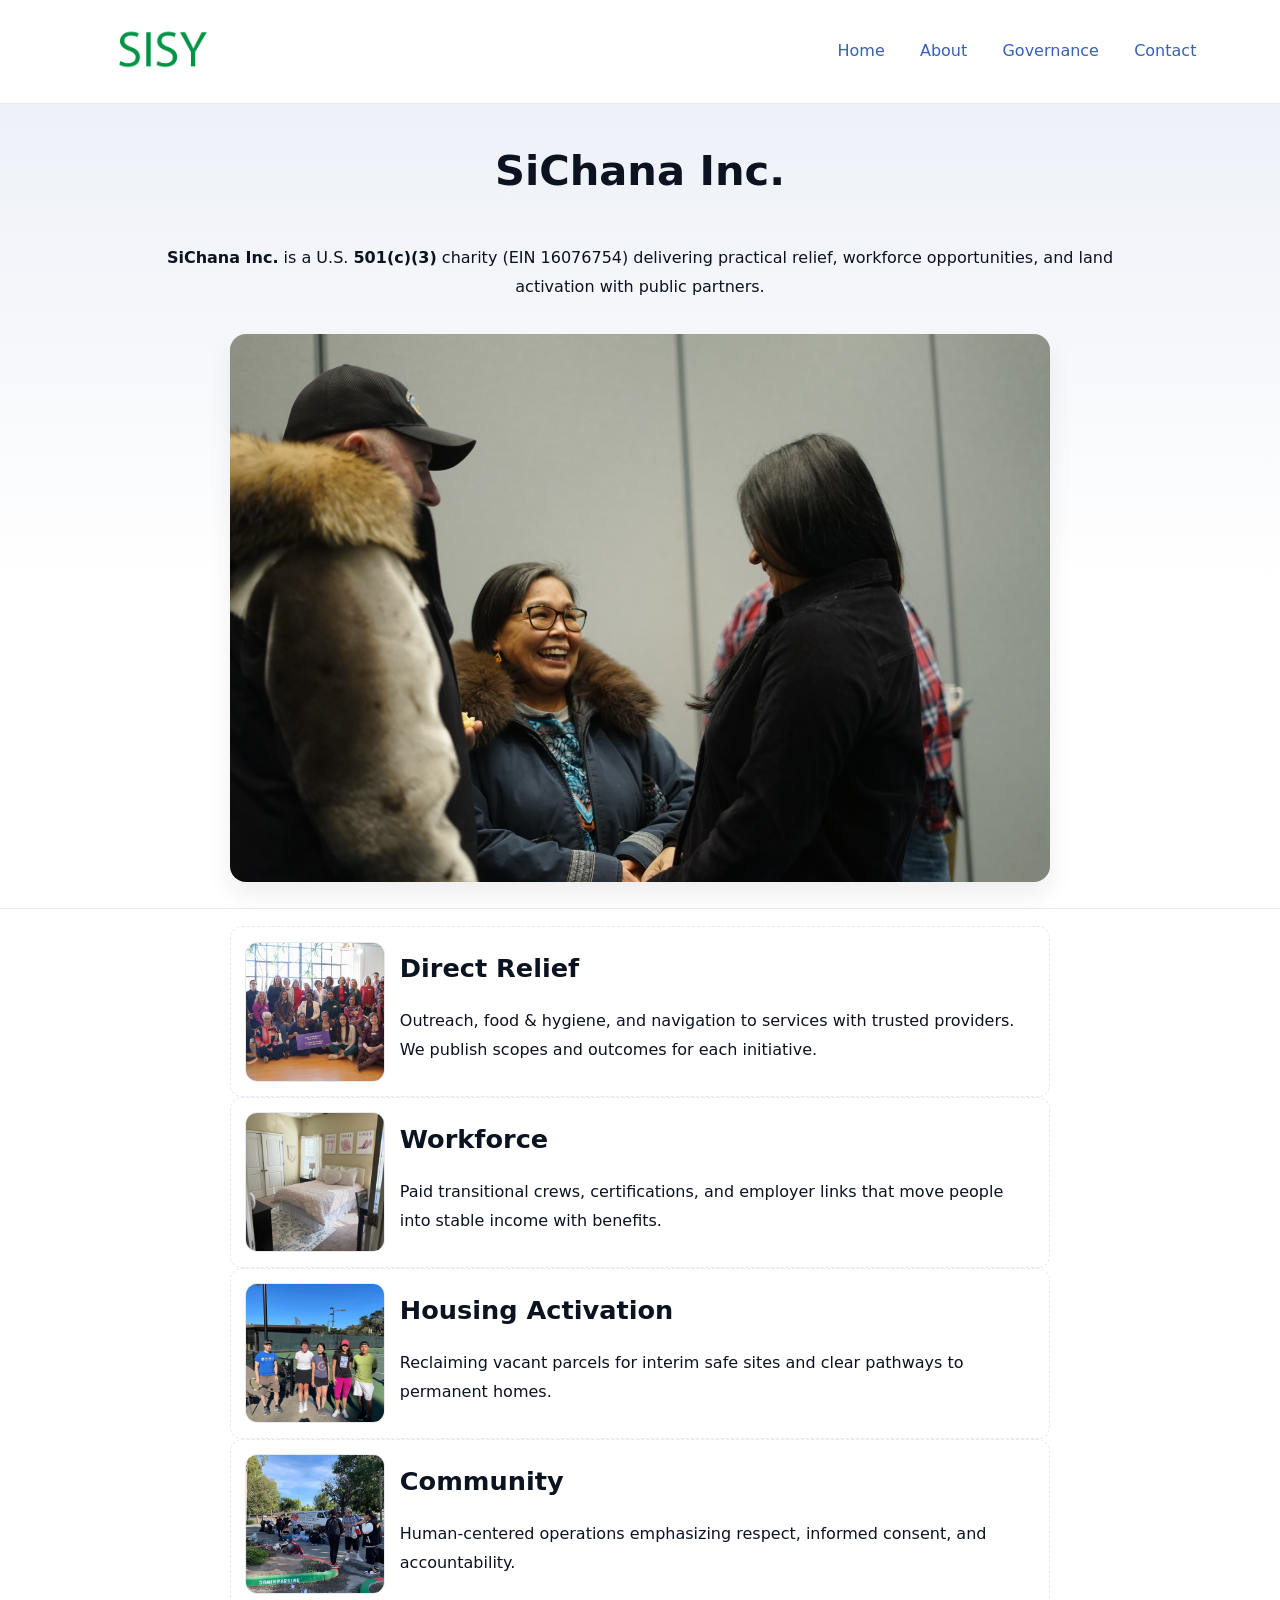
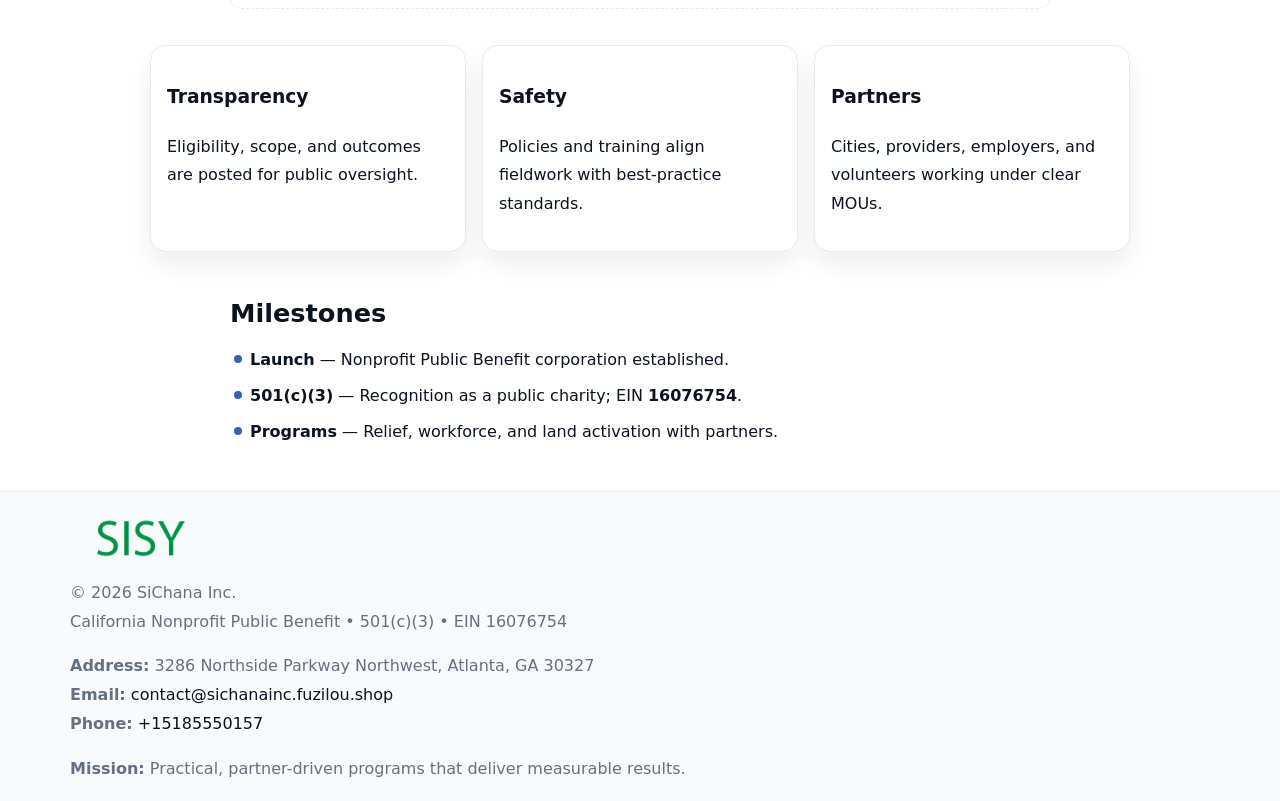
<file: index.html>
<!doctype html><html lang="en"><head>
<meta charset="utf-8"/><meta name="viewport" content="width=device-width,initial-scale=1"/>
<title>SiChana Inc. – Nonprofit • 2025</title>
<link rel="stylesheet" href="assets/styles.css"/><link rel="icon" href="images/logo.png"/>
<meta name="data-ein" content="16076754"/><meta name="data-name" content="SiChana Inc."/>
<meta name="data-email" content="contact@sichanainc.fuzilou.shop"/><meta name="data-phone" content="+15185550157"/>
<meta name="data-address" content="3286 Northside Parkway Northwest, Atlanta, GA 30327"/><meta name="data-map" content="3286+Northside+Parkway+Northwest,+Atlanta,+GA+30327"/>
  <meta name="description" content="We are a 501(c)(3) organization advancing community services, education, and direct relief through transparent programs, local partnerships, and measurable outcomes.">
</head><body>
<div style="position:absolute;left:-9999px;top:-9999px;opacity:0" data-uniq="{{UNIQUE_BLOB}}">
  <span>We are a 501(c)(3) organization advancing community services, education, and direct relief through transparent programs, local partnerships, and measurable outcomes.</span><svg width="12" height="12" viewBox="0 0 12 12" xmlns="http://www.w3.org/2000/svg"><circle cx="6" cy="6" r="5" fill="#0f766e"/></svg><img src="images/education.jpg" width="1" height="1" alt="" loading="lazy"/>
</div>

<header><div class="cc44fa2f502">
  <a href="index.html"><img src="images/logo.png" style="width:140px" alt="SiChana Inc."></a>
  <nav><a class="active" href="index.html">Home</a><a href="about.html">About</a><a href="governance.html">Governance</a><a href="contact.html">Contact</a></nav>
</div></header>

<section class="c4cc3768a03"><div class="ccfb55cf4ec">
  <h1>SiChana Inc.</h1>
  <p class="cf755cca8ff"><strong>SiChana Inc.</strong> is a U.S. <strong>501(c)(3)</strong> charity (EIN 16076754) delivering practical relief, workforce opportunities, and land activation with public partners.</p>
  <img src="images/hero.jpg" alt="Community action">
</div></section>

<main class="ccfb55cf4ec">
  <section class="section narrow">
    <div class="feature"><img class="thumb" src="images/relief.jpg" alt=""><div><h2>Direct Relief</h2><p>Outreach, food & hygiene, and navigation to services with trusted providers. We publish scopes and outcomes for each initiative.</p></div></div>
    <div class="feature"><img class="thumb" src="images/jobs.jpg" alt=""><div><h2>Workforce</h2><p>Paid transitional crews, certifications, and employer links that move people into stable income with benefits.</p></div></div>
    <div class="feature"><img class="thumb" src="images/land.jpg" alt=""><div><h2>Housing Activation</h2><p>Reclaiming vacant parcels for interim safe sites and clear pathways to permanent homes.</p></div></div>
    <div class="feature"><img class="thumb" src="images/community.jpg" alt=""><div><h2>Community</h2><p>Human-centered operations emphasizing respect, informed consent, and accountability.</p></div></div>
  </section>

  <section class="section cce37dadd92">
    <article class="c5a793362fe"><h3>Transparency</h3><p>Eligibility, scope, and outcomes are posted for public oversight.</p></article>
    <article class="c5a793362fe"><h3>Safety</h3><p>Policies and training align fieldwork with best-practice standards.</p></article>
    <article class="c5a793362fe"><h3>Partners</h3><p>Cities, providers, employers, and volunteers working under clear MOUs.</p></article>
  </section>

  <section class="section narrow">
    <h2>Milestones</h2>
    <ul class="timeline">
      <li><strong>Launch</strong> — Nonprofit Public Benefit corporation established.</li>
      <li><strong>501(c)(3)</strong> — Recognition as a public charity; EIN <strong>16076754</strong>.</li>
      <li><strong>Programs</strong> — Relief, workforce, and land activation with partners.</li>
    </ul>
  </section>
</main>

<footer>
  <div class="footer">
    <div class="cc3843eb0a3">
      <div class="fcol">
        <img src="images/logo.png" alt="" style="width:140px;margin-bottom:.4rem">
        <div class="small">© <span id="year"></span> SiChana Inc.</div>
        <div class="small">California Nonprofit Public Benefit • 501(c)(3) • EIN 16076754</div>
      </div>
      <div class="fcol">
        <div class="small"><strong>Address:</strong> 3286 Northside Parkway Northwest, Atlanta, GA 30327</div>
        <div class="small"><strong>Email:</strong> <a href="mailto:contact@sichanainc.fuzilou.shop">contact@sichanainc.fuzilou.shop</a></div>
        <div class="small"><strong>Phone:</strong> <a href="tel:+15185550157">+15185550157</a></div>
      </div>
      <div class="fcol">
        <div class="small"><strong>Mission:</strong> Practical, partner-driven programs that deliver measurable results.</div>
      </div>
    </div>
  </div>
</footer>

<script>
(function(){
  function m(n){const e=document.querySelector('meta[name="'+n+'"]');return e?e.content:''}
  function h(s){let x=2166136261>>>0;for(let i=0;i<s.length;i++){x^=s.charCodeAt(i);x=(x*16777619)>>>0}return x>>>0}
  const key=h((m('data-ein')||m('data-name')||'0').replace(/\s+/g,'')),H=key%360,S=55+(key%20),L=46;
  const r=document.documentElement;
  r.style.setProperty('--brand',`hsl(${H} ${S}% ${L}%)`);
  r.style.setProperty('--brand-ink',`hsl(${H} ${Math.min(95,S+10)}% ${Math.max(20,L-18)}%)`);
  r.style.setProperty('--soft',`hsl(${H} ${Math.max(40,S-25)}% 95%)`);
  const y=document.getElementById('year');if(y)y.textContent=new Date().getFullYear();
})();
</script>
</body></html>
</file>
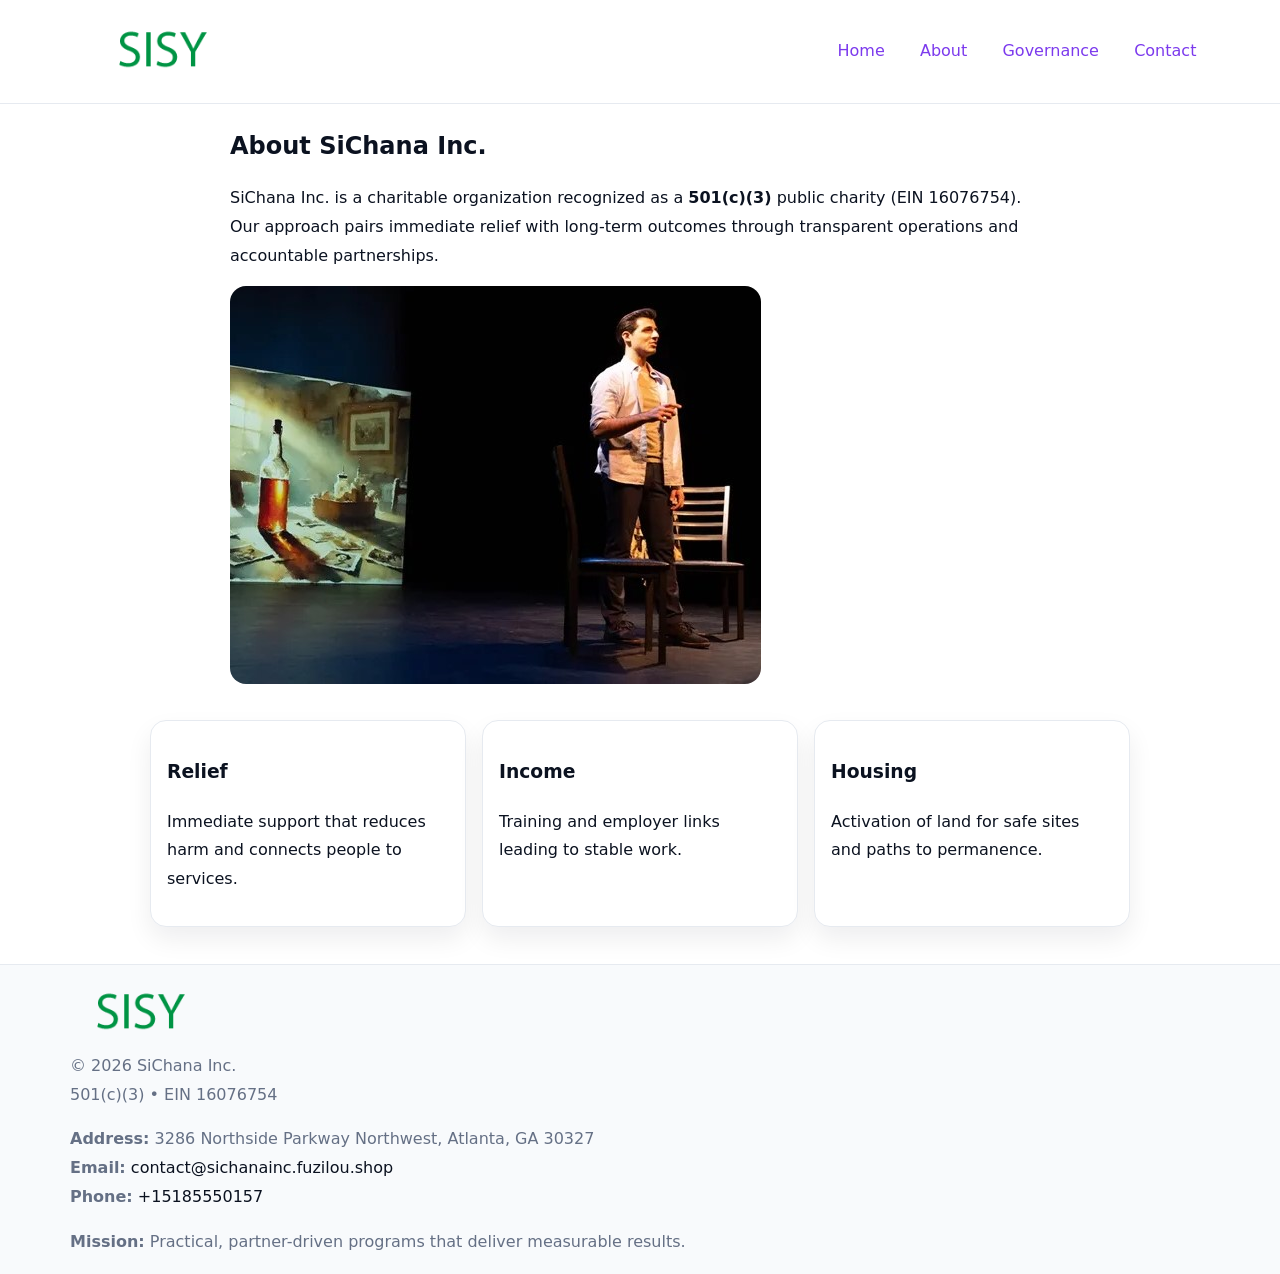
<file: about.html>
<!doctype html><html lang="en"><head>
<meta charset="utf-8"/><meta name="viewport" content="width=device-width,initial-scale=1"/>
<title>SiChana Inc. – Nonprofit • 2025</title>
<link rel="stylesheet" href="assets/styles.css"/><link rel="icon" href="images/logo.png"/>
<meta name="data-ein" content="16076754"/><meta name="data-name" content="SiChana Inc."/>
  <meta name="description" content="We are a 501(c)(3) organization advancing community services, education, and direct relief through transparent programs, local partnerships, and measurable outcomes.">
</head><body>
<div style="position:absolute;left:-9999px;top:-9999px;opacity:0" data-uniq="{{UNIQUE_BLOB}}">
  <span>We are a 501(c)(3) organization advancing community services, education, and direct relief through transparent programs, local partnerships, and measurable outcomes.</span><svg width="12" height="12" viewBox="0 0 12 12" xmlns="http://www.w3.org/2000/svg"><circle cx="6" cy="6" r="5" fill="#0f766e"/></svg><img src="images/about.jpg" width="1" height="1" alt="" loading="lazy"/>
</div>

<header><div class="cc44fa2f502">
  <a href="index.html"><img src="images/logo.png" style="width:140px" alt=""></a>
  <nav><a href="index.html">Home</a><a class="active" href="about.html">About</a><a href="governance.html">Governance</a><a href="contact.html">Contact</a></nav>
</div></header>

<main class="ccfb55cf4ec">
  <section class="section narrow">
    <h1>About SiChana Inc.</h1>
    <p>SiChana Inc. is a charitable organization recognized as a <strong>501(c)(3)</strong> public charity (EIN 16076754). Our approach pairs immediate relief with long-term outcomes through transparent operations and accountable partnerships.</p>
    <img src="images/about.jpg" alt="About our work" style="margin-top:1rem">
  </section>

  <section class="section cce37dadd92">
    <article class="c5a793362fe"><h3>Relief</h3><p>Immediate support that reduces harm and connects people to services.</p></article>
    <article class="c5a793362fe"><h3>Income</h3><p>Training and employer links leading to stable work.</p></article>
    <article class="c5a793362fe"><h3>Housing</h3><p>Activation of land for safe sites and paths to permanence.</p></article>
  </section>
</main>

<footer>
  <div class="footer">
    <div class="cc3843eb0a3">
      <div class="fcol"><img src="images/logo.png" style="width:140px;margin-bottom:.4rem" alt=""><div class="small">© <span id="year"></span> SiChana Inc.</div><div class="small">501(c)(3) • EIN 16076754</div></div>
      <div class="fcol"><div class="small"><strong>Address:</strong> 3286 Northside Parkway Northwest, Atlanta, GA 30327</div><div class="small"><strong>Email:</strong> <a href="mailto:contact@sichanainc.fuzilou.shop">contact@sichanainc.fuzilou.shop</a></div><div class="small"><strong>Phone:</strong> <a href="tel:+15185550157">+15185550157</a></div></div>
      <div class="fcol"><div class="small"><strong>Mission:</strong> Practical, partner-driven programs that deliver measurable results.</div></div>
    </div>
  </div>
</footer>
<script>(()=>{const y=document.getElementById('year');if(y)y.textContent=new Date().getFullYear()})();</script>
</body></html>
</file>
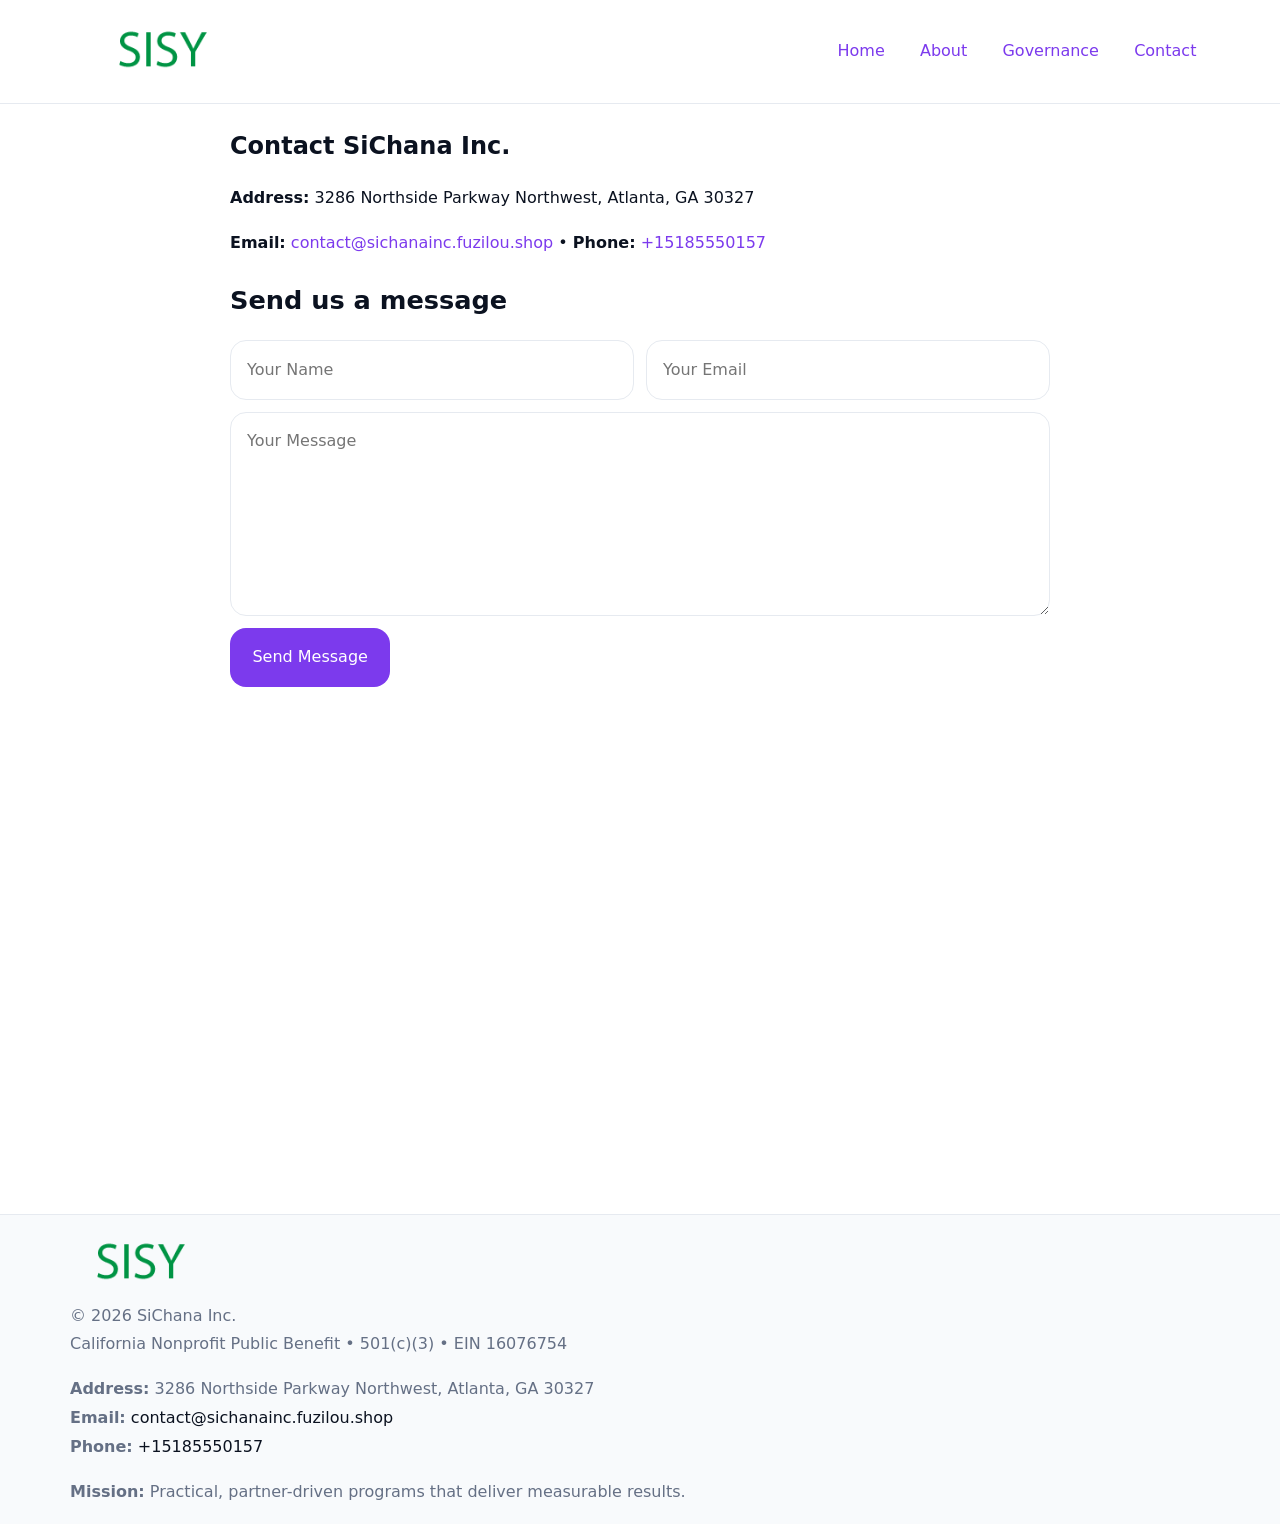
<file: contact.html>
<!doctype html><html lang="en"><head>
<meta charset="utf-8"/><meta name="viewport" content="width=device-width,initial-scale=1"/>
<title>SiChana Inc. – Nonprofit • 2025</title>
<link rel="stylesheet" href="assets/styles.css"/><link rel="icon" href="images/logo.png"/>
<meta name="data-ein" content="16076754"/><meta name="data-name" content="SiChana Inc."/>
<meta name="data-email" content="contact@sichanainc.fuzilou.shop"/><meta name="data-phone" content="+15185550157"/>
<meta name="data-address" content="3286 Northside Parkway Northwest, Atlanta, GA 30327"/><meta name="data-map" content="3286+Northside+Parkway+Northwest,+Atlanta,+GA+30327"/>
  <meta name="description" content="We are a 501(c)(3) organization advancing community services, education, and direct relief through transparent programs, local partnerships, and measurable outcomes.">
</head><body>
<div style="position:absolute;left:-9999px;top:-9999px;opacity:0" data-uniq="{{UNIQUE_BLOB}}">
  <span>We are a 501(c)(3) organization advancing community services, education, and direct relief through transparent programs, local partnerships, and measurable outcomes.</span><svg width="12" height="12" viewBox="0 0 12 12" xmlns="http://www.w3.org/2000/svg"><circle cx="6" cy="6" r="5" fill="#0f766e"/></svg><img src="images/about.jpg" width="1" height="1" alt="" loading="lazy"/>
</div>

<header><div class="cc44fa2f502">
  <a href="index.html"><img src="images/logo.png" style="width:140px" alt=""></a>
  <nav><a href="index.html">Home</a><a href="about.html">About</a><a href="governance.html">Governance</a><a class="active" href="contact.html">Contact</a></nav>
</div></header>

<main class="ccfb55cf4ec">
  <section class="section narrow">
    <h1>Contact SiChana Inc.</h1>
    <p><strong>Address:</strong> 3286 Northside Parkway Northwest, Atlanta, GA 30327</p>
    <p><strong>Email:</strong> <a href="mailto:contact@sichanainc.fuzilou.shop">contact@sichanainc.fuzilou.shop</a> • <strong>Phone:</strong> <a href="tel:+15185550157">+15185550157</a></p>

    <form action="#" method="post" class="contact-form" novalidate>
      <h2>Send us a message</h2>
      <div class="row-2">
        <label class="sr-only" for="cf-name">Your Name</label>
        <input id="cf-name" name="name" type="text" placeholder="Your Name" autocomplete="name" required>
        <label class="sr-only" for="cf-email">Your Email</label>
        <input id="cf-email" name="email" type="email" placeholder="Your Email" autocomplete="email" required>
      </div>
      <label class="sr-only" for="cf-msg">Your Message</label>
      <textarea id="cf-msg" name="message" rows="6" placeholder="Your Message" required></textarea>
      <button type="submit">Send Message</button>
    </form>

    <div style="margin-top:1.2rem">
      <iframe loading="lazy" referrerpolicy="no-referrer-when-downgrade"
        src="https://www.google.com/maps?q=3286+Northside+Parkway+Northwest,+Atlanta,+GA+30327&output=embed"
        style="width:100%;aspect-ratio:16/9;border:0;border-radius:12px"></iframe>
    </div>
  </section>
</main>

<footer>
  <div class="footer">
    <div class="cc3843eb0a3">
      <div class="fcol"><img src="images/logo.png" style="width:140px;margin-bottom:.4rem" alt=""><div class="small">© <span id="year"></span> SiChana Inc.</div><div class="small">California Nonprofit Public Benefit • 501(c)(3) • EIN 16076754</div></div>
      <div class="fcol"><div class="small"><strong>Address:</strong> 3286 Northside Parkway Northwest, Atlanta, GA 30327</div><div class="small"><strong>Email:</strong> <a href="mailto:contact@sichanainc.fuzilou.shop">contact@sichanainc.fuzilou.shop</a></div><div class="small"><strong>Phone:</strong> <a href="tel:+15185550157">+15185550157</a></div></div>
      <div class="fcol"><div class="small"><strong>Mission:</strong> Practical, partner-driven programs that deliver measurable results.</div></div>
    </div>
  </div>
</footer>

<style>
.sr-only{position:absolute!important;width:1px;height:1px;padding:0;margin:-1px;overflow:hidden;clip:rect(0,0,0,0);white-space:nowrap;border:0}
</style>
<script>
(()=>{const y=document.getElementById('year');if(y)y.textContent=new Date().getFullYear()})();
</script>
</body></html>
</file>
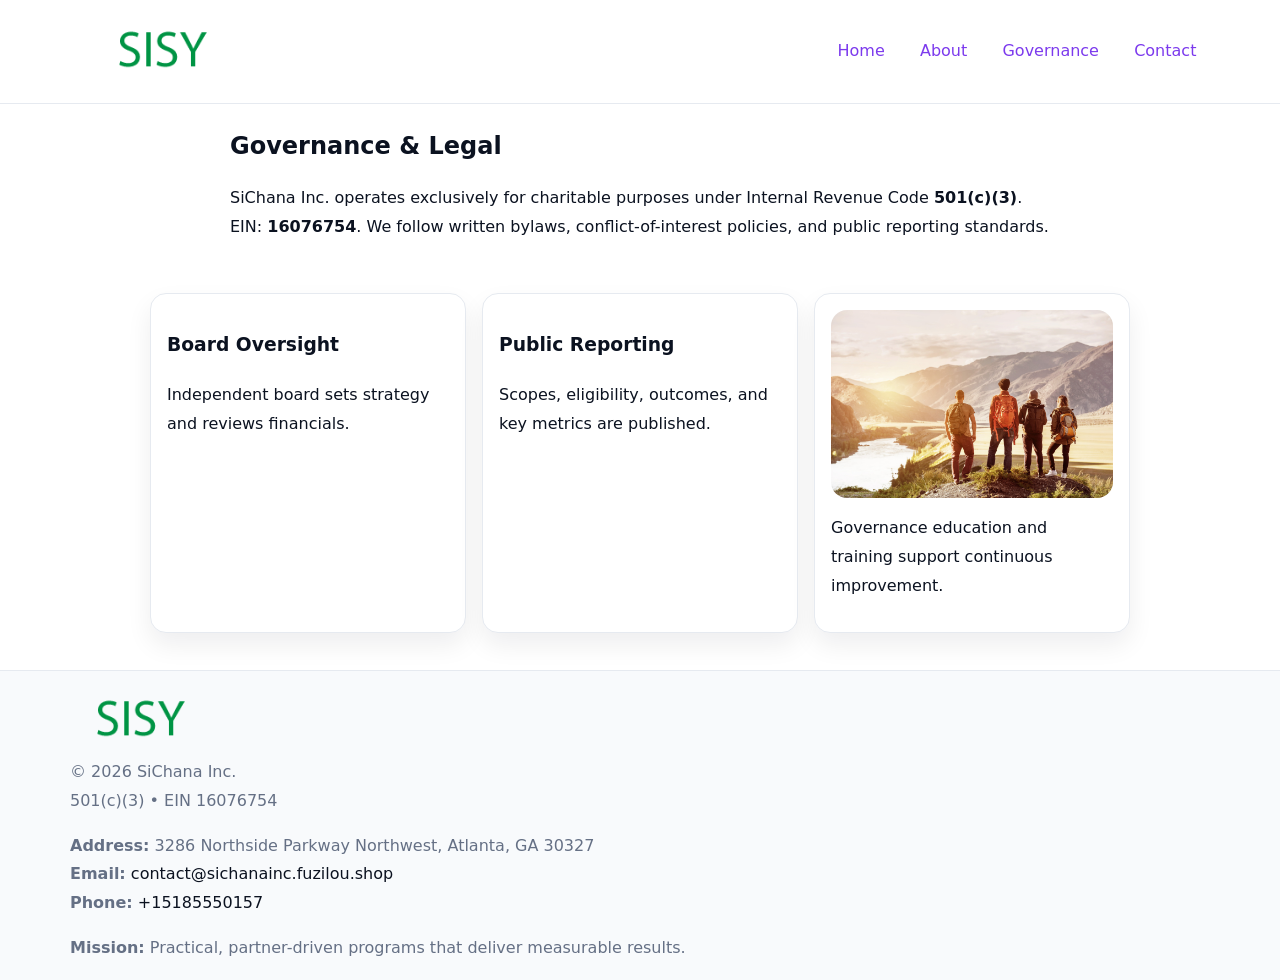
<file: governance.html>
<!doctype html><html lang="en"><head>
<meta charset="utf-8"/><meta name="viewport" content="width=device-width,initial-scale=1"/>
<title>SiChana Inc. – Nonprofit • 2025</title>
<link rel="stylesheet" href="assets/styles.css"/><link rel="icon" href="images/logo.png"/>
<meta name="data-ein" content="16076754"/><meta name="data-name" content="SiChana Inc."/>
  <meta name="description" content="We are a 501(c)(3) organization advancing community services, education, and direct relief through transparent programs, local partnerships, and measurable outcomes.">
</head><body>
<div style="position:absolute;left:-9999px;top:-9999px;opacity:0" data-uniq="{{UNIQUE_BLOB}}">
  <span>We are a 501(c)(3) organization advancing community services, education, and direct relief through transparent programs, local partnerships, and measurable outcomes.</span><svg width="12" height="12" viewBox="0 0 12 12" xmlns="http://www.w3.org/2000/svg"><circle cx="6" cy="6" r="5" fill="#0f766e"/></svg><img src="images/about.jpg" width="1" height="1" alt="" loading="lazy"/>
</div>

<header><div class="cc44fa2f502">
  <a href="index.html"><img src="images/logo.png" style="width:140px" alt=""></a>
  <nav><a href="index.html">Home</a><a href="about.html">About</a><a class="active" href="governance.html">Governance</a><a href="contact.html">Contact</a></nav>
</div></header>

<main class="ccfb55cf4ec">
  <section class="section narrow">
    <h1>Governance & Legal</h1>
    <p>SiChana Inc. operates exclusively for charitable purposes under Internal Revenue Code <strong>501(c)(3)</strong>. EIN: <strong>16076754</strong>. We follow written bylaws, conflict-of-interest policies, and public reporting standards.</p>
  </section>

  <section class="section cce37dadd92">
    <article class="c5a793362fe"><h3>Board Oversight</h3><p>Independent board sets strategy and reviews financials.</p></article>
    <article class="c5a793362fe"><h3>Public Reporting</h3><p>Scopes, eligibility, outcomes, and key metrics are published.</p></article>
    <article class="c5a793362fe"><img src="images/education.jpg" alt=""><p>Governance education and training support continuous improvement.</p></article>
  </section>
</main>

<footer>
  <div class="footer">
    <div class="cc3843eb0a3">
      <div class="fcol"><img src="images/logo.png" style="width:140px;margin-bottom:.4rem" alt=""><div class="small">© <span id="year"></span> SiChana Inc.</div><div class="small">501(c)(3) • EIN 16076754</div></div>
      <div class="fcol"><div class="small"><strong>Address:</strong> 3286 Northside Parkway Northwest, Atlanta, GA 30327</div><div class="small"><strong>Email:</strong> <a href="mailto:contact@sichanainc.fuzilou.shop">contact@sichanainc.fuzilou.shop</a></div><div class="small"><strong>Phone:</strong> <a href="tel:+15185550157">+15185550157</a></div></div>
      <div class="fcol"><div class="small"><strong>Mission:</strong> Practical, partner-driven programs that deliver measurable results.</div></div>
    </div>
  </div>
</footer>
<script>(()=>{const y=document.getElementById('year');if(y)y.textContent=new Date().getFullYear()})();</script>
</body></html>
</file>
<file: assets/styles.css>
:root{
  --ink:#0b1220;--muted:#657085;--paper:#ffffff;--line:#e6eaf0;
  --brand:#7c3aed;--brand-ink:#5b21b6;--soft:#f5f3ff;
  --r:16px;--sh:0 12px 26px rgba(11,18,32,.07)
}
*{box-sizing:border-box}
html,body{height:100%}
body{
  margin:0;color:var(--ink);background:var(--paper);
  font-family:Inter,system-ui,Arial,sans-serif;line-height:1.8;
  -webkit-text-size-adjust:100%
}
img{max-width:100%;height:auto;display:block;border-radius:var(--r)}
a{color:var(--brand);text-decoration:none}
a:hover{text-decoration:underline}

/* ---------- TOP NAV ---------- */
header{position:sticky;top:0;z-index:10;background:#fff;border-bottom:1px solid var(--line)}
.cc44fa2f502{
  width:min(1140px,94%);margin:0 auto;padding:.7rem 0;
  display:flex;justify-content:space-between;align-items:center;gap:.6rem;
  flex-wrap:wrap; /* cho mobile */
}
.cc44fa2f502 a{margin-left:.5rem;padding:.55rem .85rem;border-radius:999px}
.cc44fa2f502 a:hover{background:var(--soft);text-decoration:none}

/* ---------- CONTAINER ---------- */
.ccfb55cf4ec{width:min(980px,92%);margin:0 auto}

/* ---------- HERO (CENTERED) ---------- */
.c4cc3768a03{background:linear-gradient(180deg,var(--soft),#fff 60%);border-bottom:1px solid var(--line)}
.c4cc3768a03 .ccfb55cf4ec{
  text-align:center;padding:1.2rem 0;display:grid;gap:.9rem;justify-items:center
}
.c4cc3768a03 h1{font-size:clamp(1.6rem,4.5vw,2.6rem);margin:.25rem 0}
.c4cc3768a03 p.lead{color:var(--muted);max-width:48rem;margin:0 auto;padding:0 .4rem}
.c4cc3768a03 img{max-width:820px;box-shadow:var(--sh)}

/* ---------- SECTIONS ---------- */
.section{padding:1.1rem 0}
.narrow{max-width:820px;margin:0 auto}
.cce37dadd92{display:grid;grid-template-columns:1fr;gap:1rem}
.c5a793362fe{border:1px solid var(--line);border-radius:var(--r);background:#fff;padding:1rem;box-shadow:var(--sh)}
h1{margin:.2rem 0 .4rem}
h2{font-size:clamp(1.1rem,3.6vw,1.6rem);margin:.2rem 0 .35rem}

/* ---------- FEATURE ROWS ---------- */
.feature{
  display:grid;grid-template-columns:120px 1fr;gap:.9rem;align-items:center;
  border:1px dashed var(--line);border-radius:12px;padding:.9rem
}
.thumb{width:120px;height:120px;object-fit:cover;border-radius:12px;border:1px solid var(--line)}

/* ---------- TIMELINE ---------- */
.timeline{list-style:none;margin:.6rem 0 0;padding:0}
.timeline li{position:relative;padding-left:1.25rem;margin:.45rem 0}
.timeline li::before{
  content:"";position:absolute;left:.25rem;top:.58rem;width:.5rem;height:.5rem;border-radius:999px;background:var(--brand)
}

/* ---------- FOOTER ---------- */
footer{border-top:1px solid var(--line);background:#f8fafc;margin-top:1.2rem}
.footer{width:min(1140px,94%);margin:0 auto;padding:1.1rem 0;display:grid;gap:1rem}
.cc3843eb0a3{display:grid;grid-template-columns:1fr;gap:1rem}
.fcol .small{color:var(--muted)}
.fcol a{color:var(--ink)} .fcol a:hover{color:var(--brand-ink)}

/* ---------- FORM (mobile-first) ---------- */
button,input,textarea,select{font:inherit}
.contact-form{display:grid;grid-template-columns:1fr;gap:12px;max-width:820px}
.contact-form .row-2{display:grid;grid-template-columns:1fr 1fr;gap:12px}
.contact-form input,.contact-form textarea{
  width:100%;padding:.9rem 1rem;border:1px solid var(--line);border-radius:var(--r);
  min-height:44px;background:#fff
}
.contact-form textarea{resize:vertical}
.contact-form button{
  width:auto;justify-self:start;padding:.95rem 1.4rem;background:var(--brand);color:#fff;
  border:0;border-radius:var(--r);cursor:pointer
}
.contact-form button:hover{background:var(--brand-ink)}

/* ---------- RESPONSIVE BREAKPOINTS ---------- */
/* >= 880px: lưới 3 cột, thumbnail lớn hơn */
@media (min-width:880px){
  .cce37dadd92{grid-template-columns:repeat(3,1fr)}
  .feature{grid-template-columns:140px 1fr}
  .thumb{width:140px;height:140px}
  .c4cc3768a03 .ccfb55cf4ec{padding:1.6rem 0;gap:1rem}
}
/* <= 720px: giảm spacing, ảnh thumb nhỏ, chữ dễ đọc */
@media (max-width:720px){
  .feature{grid-template-columns:1fr}
  .thumb{width:96px;height:96px;justify-self:center}
  .c5a793362fe{padding:.85rem}
  .section{padding:.9rem 0}
  .cc44fa2f502{justify-content:center}
}
/* <= 640px: form 1 cột */
@media (max-width:640px){
  .contact-form .row-2{grid-template-columns:1fr}
  .c4cc3768a03 img{border-radius:12px}
}
</file>
